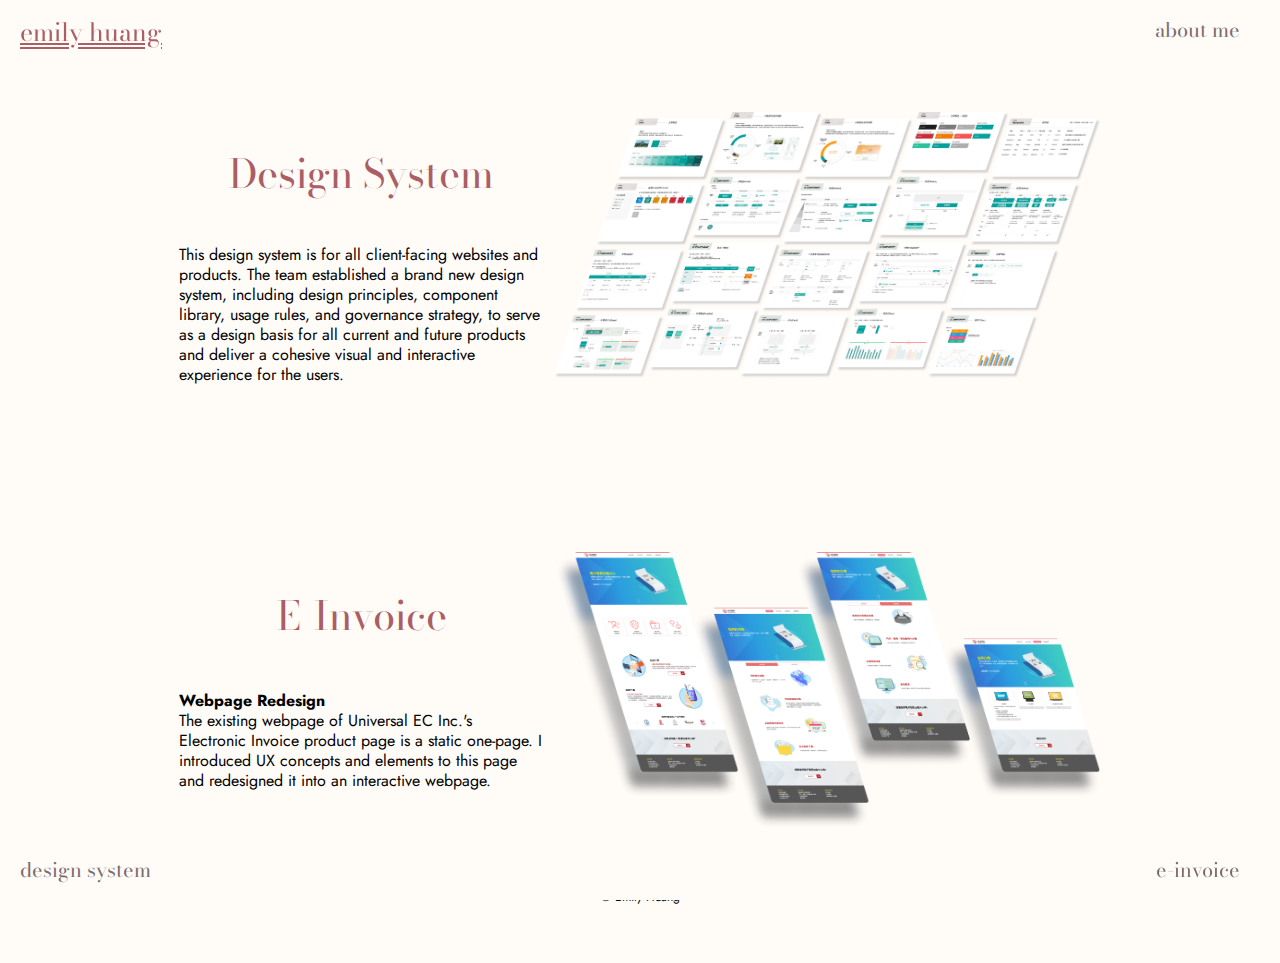
<file: index.html>
<!DOCTYPE html>
<html lang="en">
    <head>
        <meta http-equiv="Content-Type" content="text/html; charset=utf-8">
        <meta name="viewport" content="width=device-width, initial-scale=1.0">
        <link rel="icon" href="img/favicon.png">
        <link rel="stylesheet" href="css/html5reset.css">
        <link rel="stylesheet" href="css/style.css">
        <link rel="preconnect" href="https://fonts.gstatic.com" crossorigin>
        <link href="https://fonts.googleapis.com/css2?family=Bodoni+Moda:opsz,wght@6..96,400;6..96,500;6..96,600;6..96,700;6..96,800&family=Jost:wght@200;300;400;500;600;700;800&display=swap" rel="stylesheet">
        <link rel="stylesheet" href="css/hamburgers.css">
        <title>Emily Huang</title>
    </head>
    <body>
        <div class="skip"><a href="#main-home">Skip to Main Content</a></div>
        <header>
            <h1><a href="index.html" id="name" class="active">Emily Huang</a></h1>
            <nav>
                <ul id="full-nav">
                    <li><a href="about.html">About Me</a></li>
                    <li><a href="designsystem.html">Design System</a></li>
                    <li><a href="einvoice.html">E-Invoice</a></li>
                </ul>
                <div id="nav-mob">
					<div class="hamburger hamburger--collapse" id="hams">
 						<div class="hamburger-box">
      						<div class="hamburger-inner"></div>
    					</div>
 					 </div>
 					 <ul id="hammenu">
                            <li><a href="about.html">About Me</a></li>
                            <li><a href="designsystem.html">Design System</a></li>
                            <li><a href="einvoice.html">E-Invoice</a></li>
						</ul>
					</div>
            </nav>
            
        </header>
        <main id="main-home">
            <section id="ds">
                <a href="designsystem.html">
                    <h1>Design System</h1>
                    <img class="homeimg" src="img/ds.png" alt="Design System">
                    <p>This design system is for all client-facing websites and products. The team established a brand new design system, including design principles, component library, usage rules, and governance strategy, to serve as a design basis for all current and future products and deliver a cohesive visual and interactive experience for the users.</p>
                </a>
            </section>
            <section id="einvoice">
                <a href="einvoice.html">
                    <h1>E-Invoice</h1>
                    <img class="homeimg" src="img/einvoice.png" alt="Electronic Invoice">
                    <p><strong>Webpage Redesign</strong><br>The existing webpage of Universal EC Inc.'s Electronic Invoice product page is a static one-page. I introduced UX concepts and elements to this page and redesigned it into an interactive webpage.</p>
                </a>
            </section>

        </main>
        <footer>
            &copy; Emily Huang
        </footer>
        <script src="script/script.js"></script>
        <!-- Google tag (gtag.js) -->
        <script async src="https://www.googletagmanager.com/gtag/js?id=G-7YRNHPRG4K"></script>
        <script>
        window.dataLayer = window.dataLayer || [];
        function gtag(){dataLayer.push(arguments);}
        gtag('js', new Date());

        gtag('config', 'G-7YRNHPRG4K');
        </script>
    </body>
</html>
</file>
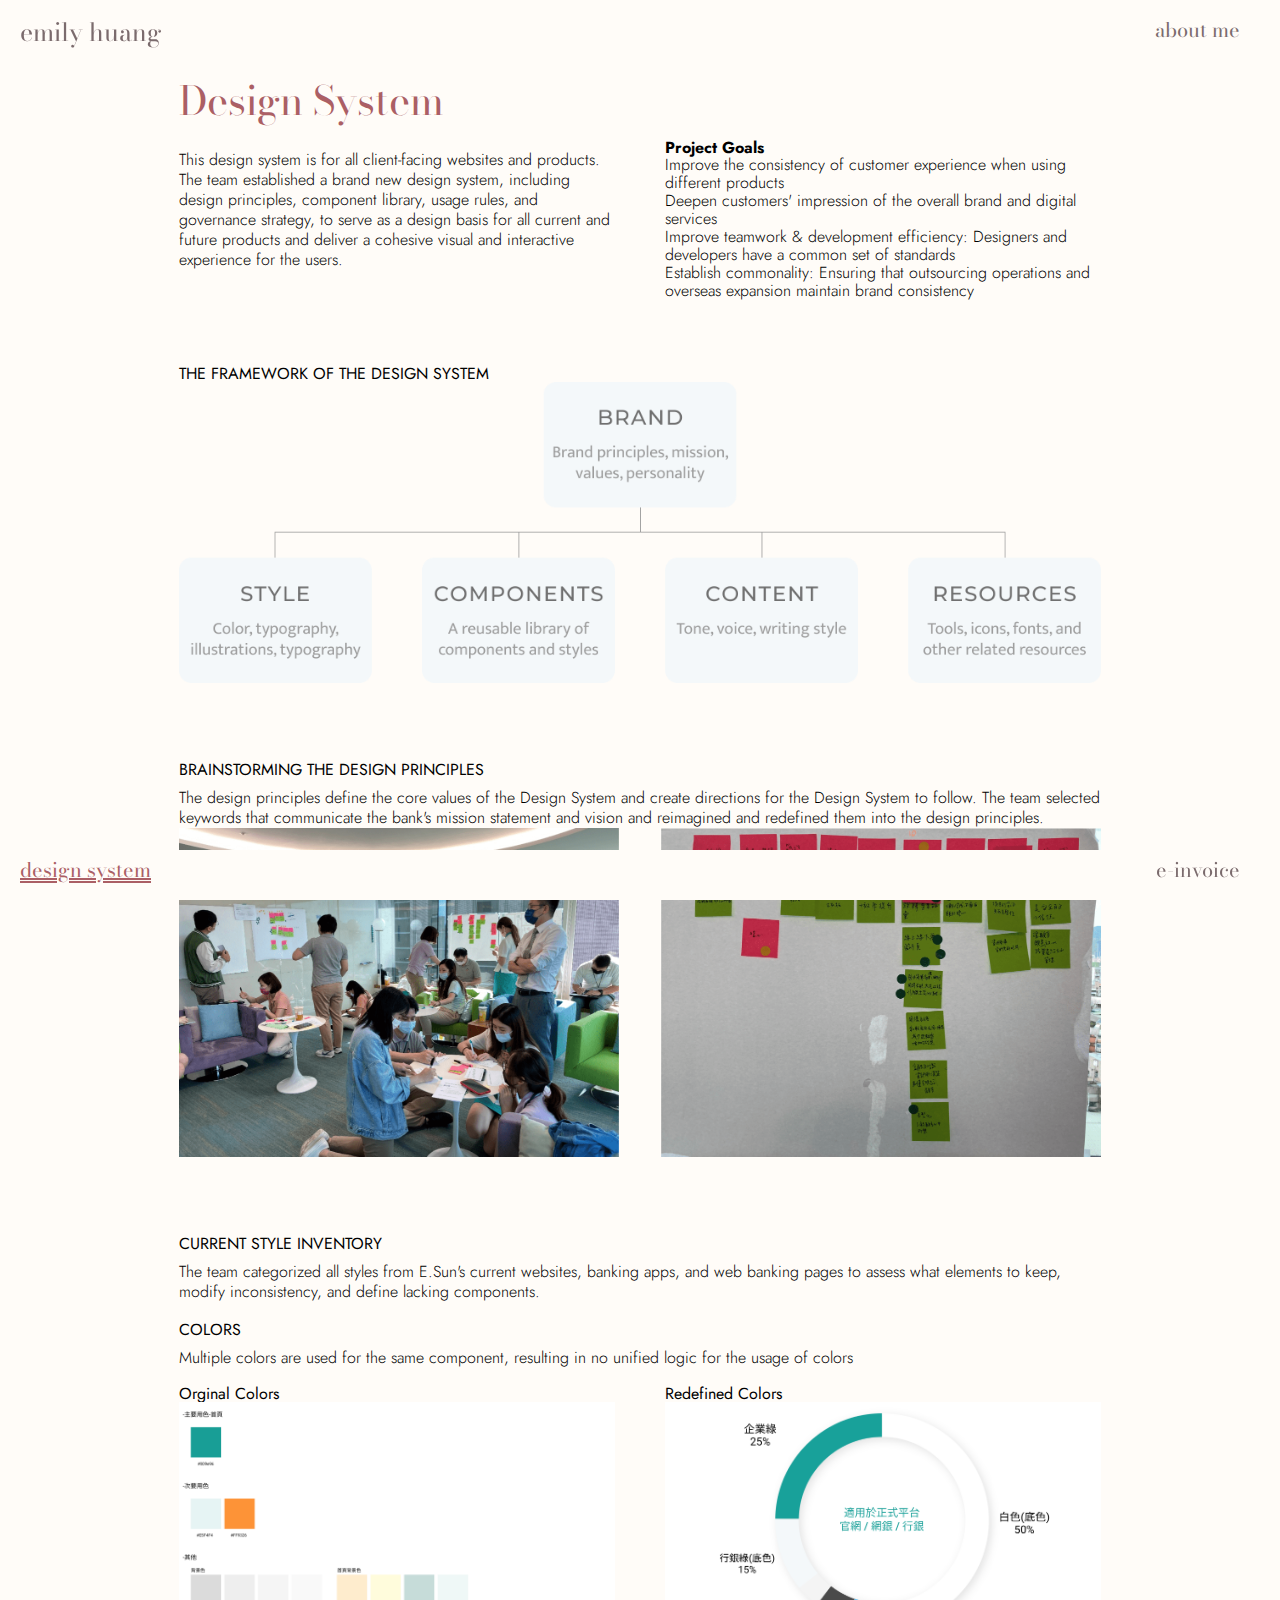
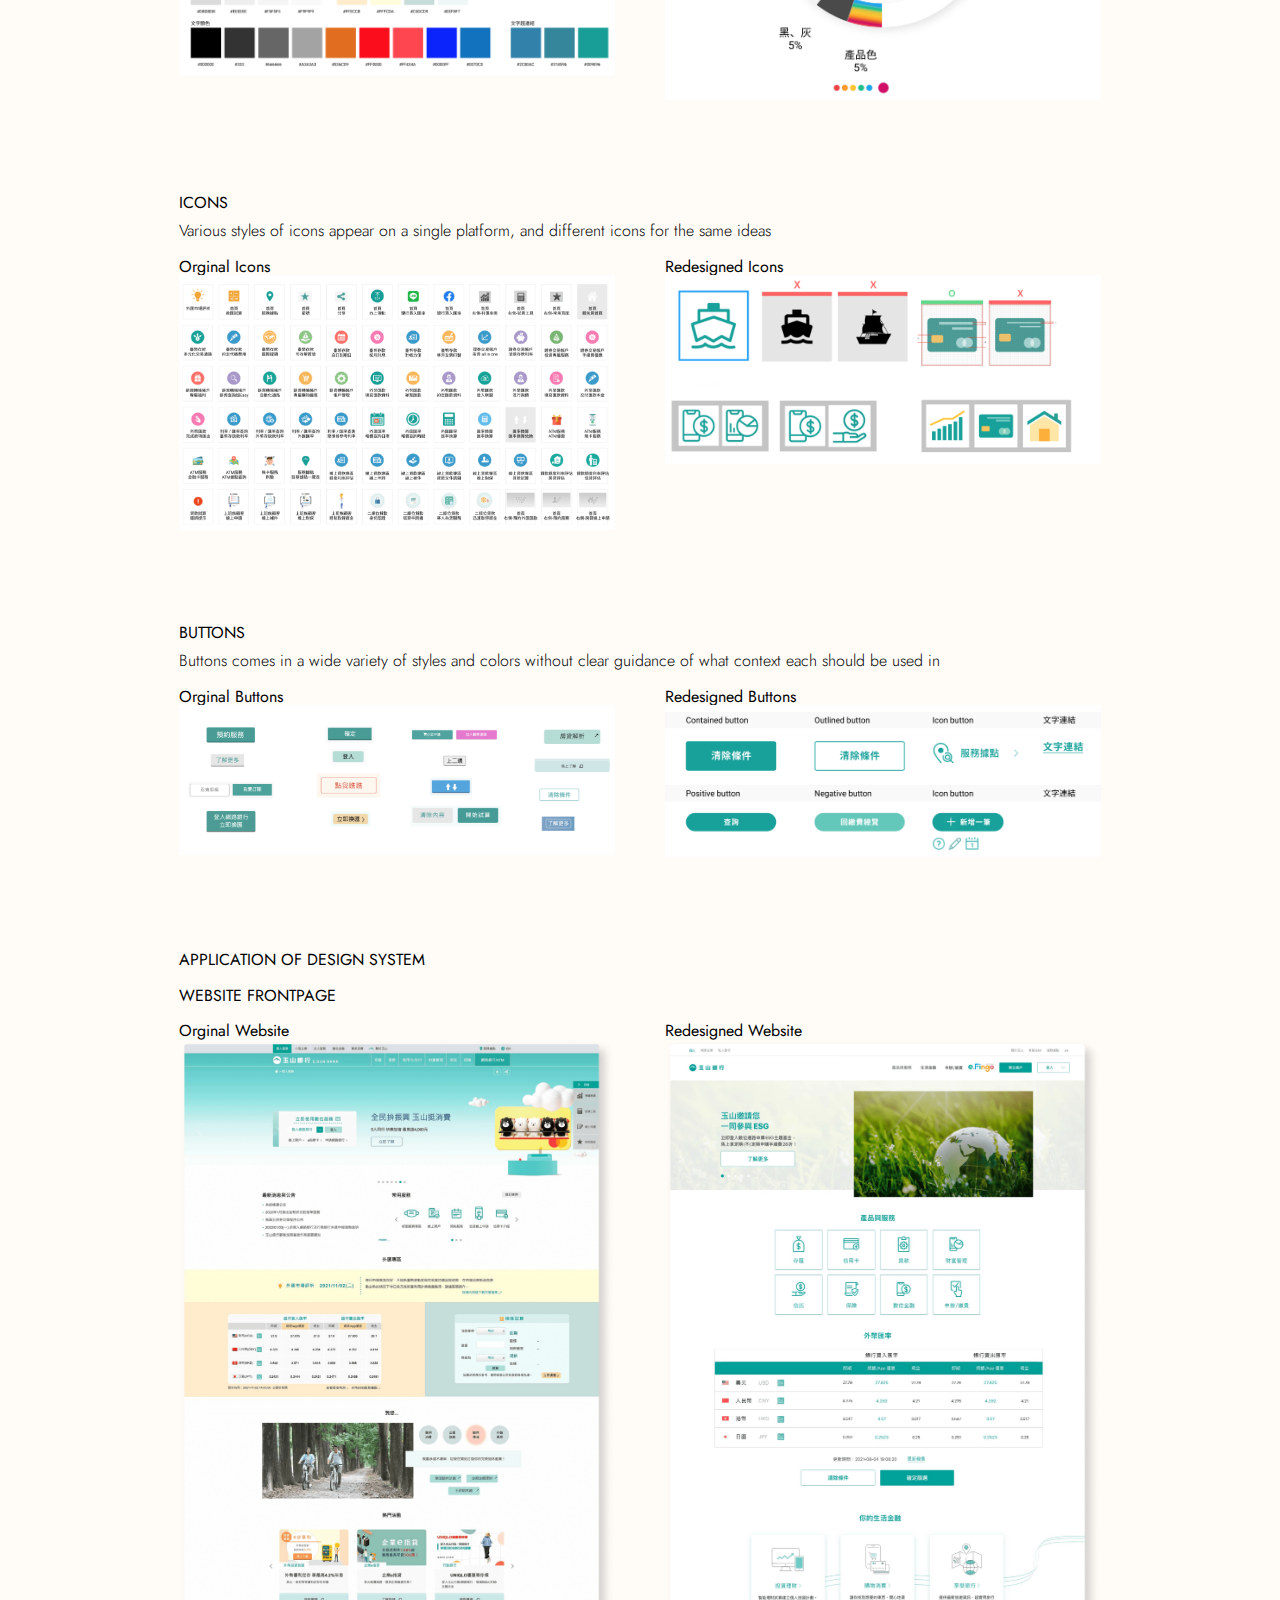
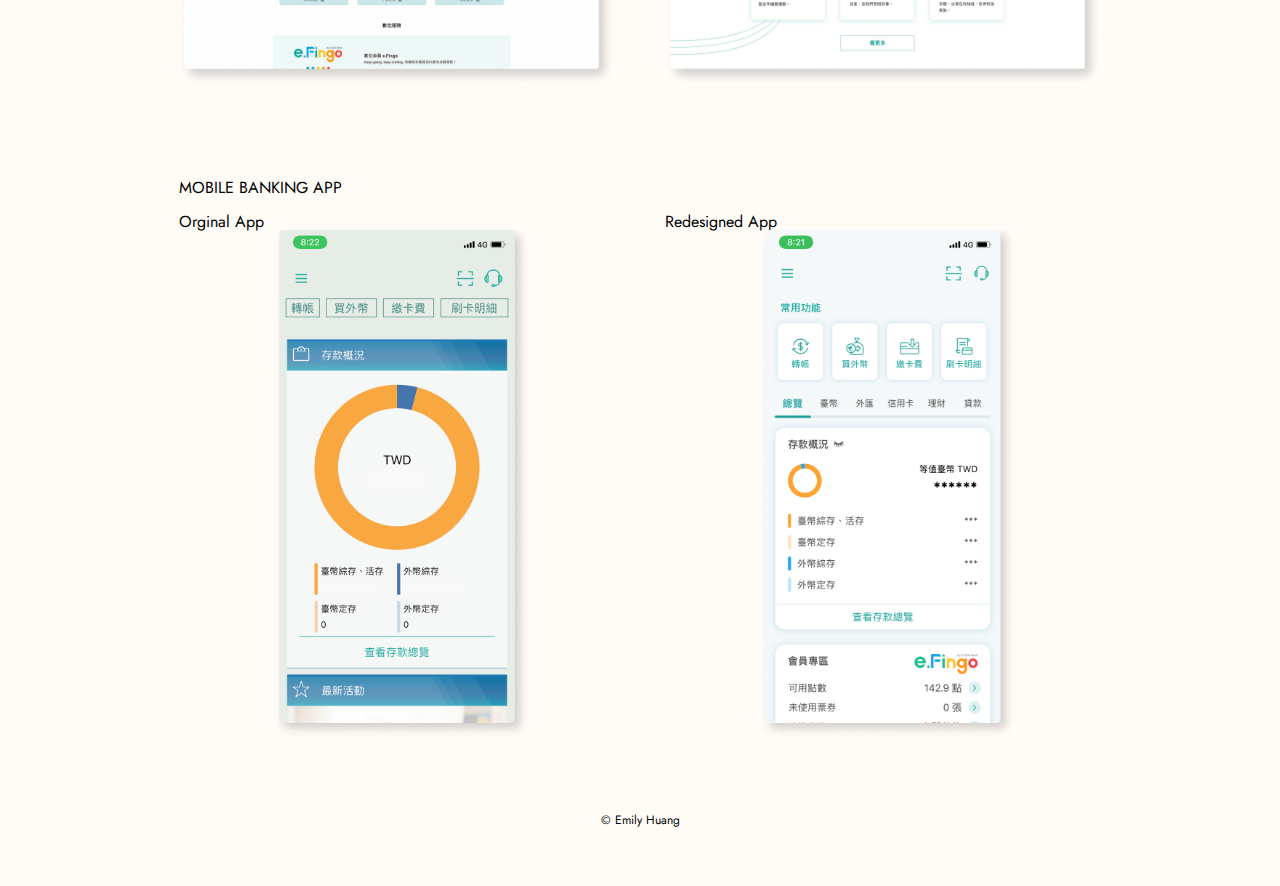
<file: designsystem.html>
<!DOCTYPE html>
<html lang="en">
    <head>
        <meta charset="UTF-8">
        <meta name="viewport" content="width=device-width, initial-scale=1.0">
        <link rel="icon" href="img/favicon.png">
        <link rel="stylesheet" href="css/html5reset.css">
        <link rel="stylesheet" href="css/style.css">
        <link rel="preconnect" href="https://fonts.gstatic.com" crossorigin>
        <link href="https://fonts.googleapis.com/css2?family=Bodoni+Moda:opsz,wght@6..96,400;6..96,500;6..96,600;6..96,700;6..96,800&family=Jost:wght@200;300;400;500;600;700;800&display=swap" rel="stylesheet">
        <link rel="stylesheet" href="css/hamburgers.css">
        <title>Design System</title>

    </head>
    <body>
        <div class="skip"><a href="#main">Skip to Main Content</a></div>
        <header>
            <h1><a href="index.html" id="name">Emily Huang</a></h1>
            <nav>
                <ul id="full-nav">
                    <li><a href="about.html">About Me</a></li>
                    <li><a href="designsystem.html" class="active">Design System</a></li>
                    <li><a href="einvoice.html">E-Invoice</a></li>
                </ul>
                <div id="nav-mob">
					<div class="hamburger hamburger--collapse" id="hams">
 						<div class="hamburger-box">
      						<div class="hamburger-inner"></div>
    					</div>
 					 </div>
 					 <ul id="hammenu">
                            <li><a href="about.html">About Me</a></li>
                            <li><a href="designsystem.html">Design System</a></li>
                            <li><a href="einvoice.html">E-Invoice</a></li>
						</ul>
					</div>
            </nav>
        </header>
        <main id="main">
            <h1>Design System</h1>
            <div id="dsdiv">
            <section>
            <p>This design system is for all client-facing websites and products. The team established a brand new design system, including design principles, component library, usage rules, and governance strategy, to serve as a design basis for all current and future products and deliver a cohesive visual and interactive experience for the users.<br><br></p>

            <div>
            <strong>Project Goals</strong>
            <br>
            <ul>
                <li>Improve the consistency of customer experience when using different products</li>
                <li>Deepen customers' impression of the overall brand and digital services</li>
                <li>Improve teamwork & development efficiency: Designers and developers have a common set of standards</li>
                <li>Establish commonality: Ensuring that outsourcing operations and overseas expansion maintain brand consistency</li>
            </ul>
            </div>
            </section>

            
            <h2>The Framework of the Design System</h2>
			<img src="img/ds-framework.png" alt="Design System Framework">

            <h2>Brainstorming the Design Principles</h2>
			<p>The design principles define the core values of the Design System and create directions for the Design System to follow. The team selected keywords that communicate the bank's mission statement and vision and reimagined and redefined them into the design principles.</p>
			<img src="img/ds-principle.png" alt="Design Principles">

            <h2>Current Style Inventory</h2>
			<p>The team categorized all styles from E.Sun's current websites, banking apps, and web banking pages to assess what elements to keep, modify inconsistency, and define lacking components.</p>
            
            <h2>Colors</h2>
			<p>Multiple colors are used for the same component, resulting in no unified logic for the usage of colors</p>
            <section>
            <div>
            <h3>Orginal Colors</h3>
			<img src="img/ds-colororg.png" alt="Original Colors">
            </div>
            <div>
            <h3>Redefined Colors</h3>
			<img src="img/ds-colornew.png" alt="Redefined Colors">
            </div>
            </section>


            <h2>Icons</h2>
			<p>Various styles of icons appear on a single platform, and different icons for the same ideas</p>
		    <section>
            <div>
            <h3>Orginal Icons</h3>
			<img src="img/ds-iconorg.png" alt="Original Icons">
            </div>
            <div>
			<h3>Redesigned Icons</h3>
			<img src="img/ds-iconnew.png" alt="Redesigned Icons">
            </div>
            </section>


            <h2>Buttons</h2>
			<p>Buttons comes in a wide variety of styles and colors without clear guidance of what context each should be used in</p>
            <section>
            <div>
			<h3>Orginal Buttons</h3>
			<img src="img/ds-buttonorg.png" alt="Original Buttons">
            </div>
            <div>
            <h3>Redesigned Buttons</h3>
			<img src="img/ds-buttonnew.png" alt="Redesigned Buttons">
            </div>
            </section>


            <h2>Application of Design System</h2>
            <h2>Website Frontpage</h2>
            <section>
            <div>
			<h3>Orginal Website</h3>
			<img src="img/ds-weborg.png" alt="Original Website">
            </div>
            <div>
			<h3>Redesigned Website</h3>
			<img src="img/ds-webnew.png" alt="Redesigned Website">
            </div>
            </section>

			<h2>Mobile Banking App</h2>
            <section>
            <div>
			<h3>Orginal App</h3>
			<img src="img/ds-apporg.png" alt="Original App">
            </div>
            <div>
			<h3>Redesigned App</h3>
			<img src="img/ds-appnew.png" alt="Redesigned App">
            </div>
            </section>
            
        </div>
        </main>
        <footer>
            &copy; Emily Huang
        </footer>
        <script src="script/script.js"></script>
        <!-- Google tag (gtag.js) -->
        <script async src="https://www.googletagmanager.com/gtag/js?id=G-7YRNHPRG4K"></script>
        <script>
        window.dataLayer = window.dataLayer || [];
        function gtag(){dataLayer.push(arguments);}
        gtag('js', new Date());

        gtag('config', 'G-7YRNHPRG4K');
        </script>
    </body>
</html>
</file>
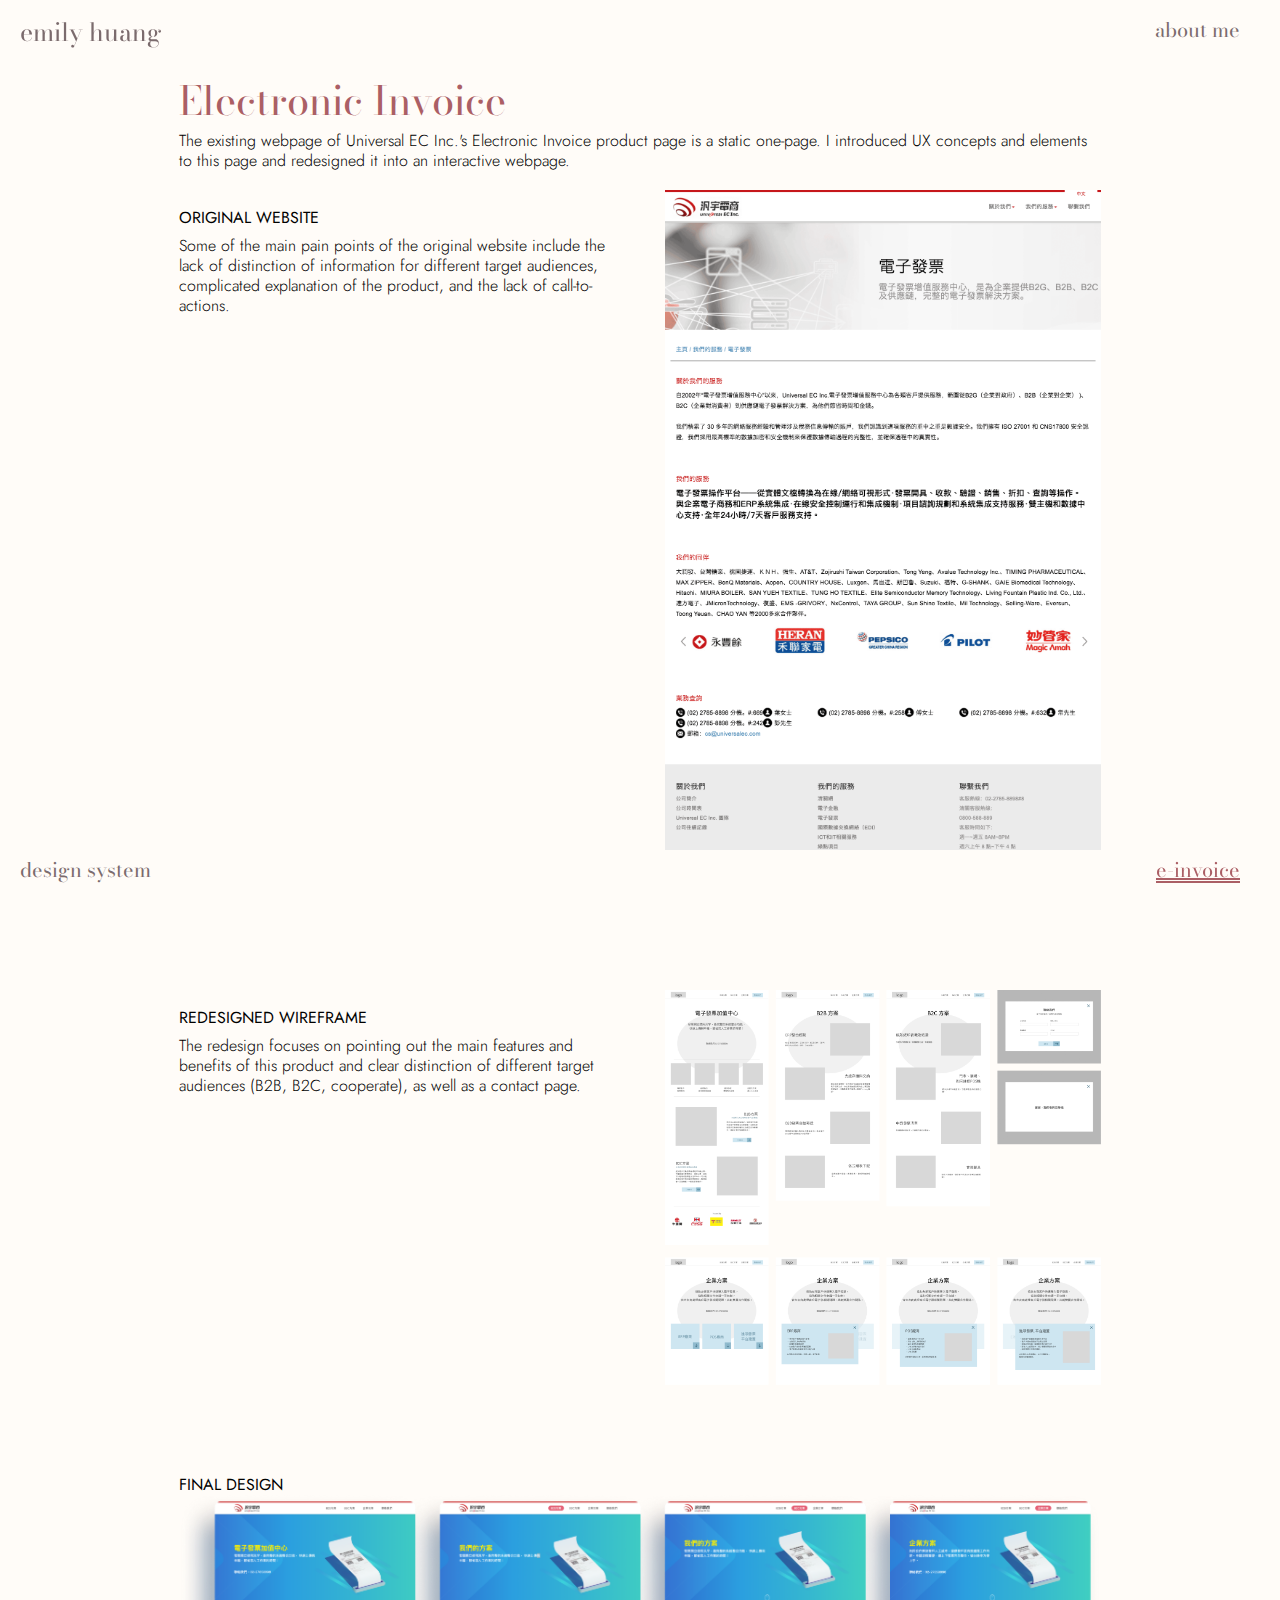
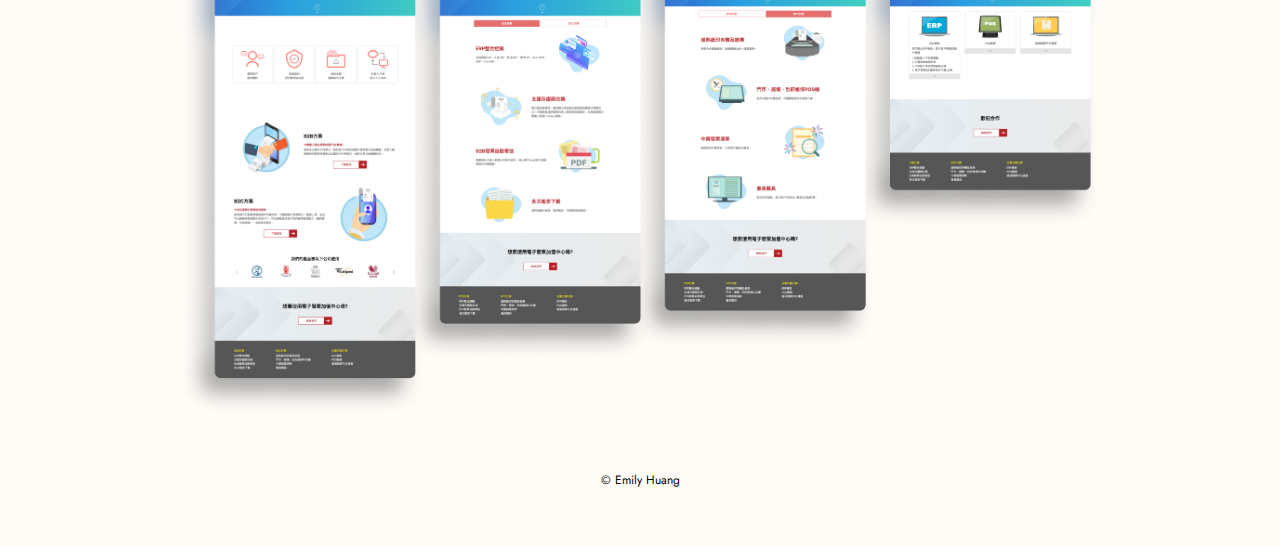
<file: einvoice.html>
<!DOCTYPE html>
<html lang="en">
    <head>
        <meta charset="UTF-8">
        <meta name="viewport" content="width=device-width, initial-scale=1.0">
        <link rel="icon" href="img/favicon.png">
        <link rel="stylesheet" href="css/html5reset.css">
        <link rel="stylesheet" href="css/style.css">
        <link rel="preconnect" href="https://fonts.gstatic.com" crossorigin>
        <link href="https://fonts.googleapis.com/css2?family=Bodoni+Moda:opsz,wght@6..96,400;6..96,500;6..96,600;6..96,700;6..96,800&family=Jost:wght@200;300;400;500;600;700;800&display=swap" rel="stylesheet">
        <link rel="stylesheet" href="css/hamburgers.css">
        <title>E-Invoice</title>
    </head>
    <body>
        <div class="skip"><a href="#main">Skip to Main Content</a></div>
        <header>
            <h1><a href="index.html" id="name">Emily Huang</a></h1>
            <nav>
                <ul id="full-nav">
                    <li><a href="about.html">About Me</a></li>
                    <li><a href="designsystem.html">Design System</a></li>
                    <li><a href="einvoice.html" class="active">E-Invoice</a></li>
                </ul>
                <div id="nav-mob">
					<div class="hamburger hamburger--collapse" id="hams">
 						<div class="hamburger-box">
      						<div class="hamburger-inner"></div>
    					</div>
 					 </div>
 					 <ul id="hammenu">
                            <li><a href="about.html">About Me</a></li>
                            <li><a href="designsystem.html">Design System</a></li>
                            <li><a href="einvoice.html">E-Invoice</a></li>
						</ul>
					</div>
            </nav>
        </header>
        <main id="main">
            <h1>Electronic Invoice</h1>
            <div>
            <!-- <h2>Universal EC Inc. | Webpage Resign</h2> -->
            <p>The existing webpage of Universal EC Inc.'s Electronic Invoice product page is a static one-page. I introduced UX concepts and elements to this page and redesigned it into an interactive webpage.</p>
            
            <section>
            <div>
            <h2>Original Website</h2>
			<p>Some of the main pain points of the original website include the lack of distinction of information for different target audiences, complicated explanation of the product, and the lack of call-to-actions.</p>
            </div>
			<img src="img/einvoice-org.png" alt="Orignal Website">
            </section>

            <section>
            <div>
            <h2>Redesigned Wireframe</h2>
			<p>The redesign focuses on pointing out the main features and benefits of this product and clear distinction of different target audiences (B2B, B2C, cooperate), as well as a contact page.</p>
            </div>
			<img src="img/einvoice-wireframe.png" alt="Wireframe">
            </section>

            <h2>Final Design</h2>
			<img src="img/einvoice-design.png" alt="Electronic Invoice">
            </div>
        </main>
        <footer>
            &copy; Emily Huang
        </footer>
        <script src="script/script.js"></script>
        <!-- Google tag (gtag.js) -->
        <script async src="https://www.googletagmanager.com/gtag/js?id=G-7YRNHPRG4K"></script>
        <script>
        window.dataLayer = window.dataLayer || [];
        function gtag(){dataLayer.push(arguments);}
        gtag('js', new Date());

        gtag('config', 'G-7YRNHPRG4K');
        </script>
    </body>
</html>
</file>
<file: css/style.css>
body, html {
	font-family: "Jost", sans-serif;
	cursor: default;
	margin: 0;
	height: 100%;
	scroll-behavior: smooth;
	scroll-snap-type: y mandatory;
	-ms-overflow-style: none;
	scrollbar-width: none;
	background-color: #FFFCF8;
	display: grid;
}

::-moz-selection {
	background-color: rgba(177, 236, 251, .5);
}

::selection {
	background-color: rgba(177, 236, 251, .5);
}

a {
	text-decoration: none;
	color: #000;
}

strong {
	font-weight: bold;
}

/* #name:hover, #name:focus, #nav-mob ul a:hover, #nav-mob ul a:focus, #full-nav li a:hover, #full-nav li a:focus {
	color: #AB5F65;
} */

nav a {
	color: #7B6B6D;
}

#name:hover, #name:focus, nav a:hover, nav a:focus, #nav-mob ul a:hover, #nav-mob ul a:focus {
	color: #AB5F65;
}

#name {
	top: 20px;
	left: 20px;
	position: fixed;
	text-transform: lowercase;
	color: #7B6B6D;
	font-size: 25px;
	font-family: 'Bodoni Moda', serif;
	z-index: 1;
}

#full-nav {
	display: none;
}

#nav-mob ul {
	list-style: none;
	margin: 0;
	padding: 100px 0;
	font-size: 20px;
	color: #232323;
	line-height: 45px;
	text-align: center;
	/*! margin-left: 40px; */
	background-color: rgba(209, 179, 171, 0.85);
	backdrop-filter: blur(2px);
	top: 0;
}

#nav-mob ul a {
	font-family: 'Bodoni Moda', serif;
	font-size: 20px;
	color: #524747;
	text-transform: lowercase;
}

#hammenu {
	/*display: none;*/
	width: 0;
	height: 100vh;
	right: 0;
	position: fixed;
	transition: 0.5s;
}


#about-mob {
	line-height: 90px;
	/*! margin-top: 100px; */
}

#nav-mob ul {
	font-size: 16px;
}

a.active {
	color: #3998CA;
}

footer {
	font-size: 12px;
	text-align: center;
	/*! z-index: 1; */
	padding-bottom: 60px;
}

p {
	font-size: 16px;
	line-height: 20px;
}

/* Skip to Main Function*/
.skip a {
    position: absolute;
    z-index: 1;
    top: -40px;
}

.skip a:focus {
    top: 0;
} 

/*
main {
	display: flex;
	flex-flow: column wrap;
	justify-content: space-around;
}*/

main section {
	box-sizing: border-box;
	width: 100%;
	padding: 5%;
}

/*index*/
#main-home img {
	width: 90%;
	height: auto;
	/*! border: .25px solid lightgray; */
	margin: 10px auto;
	display: block;
	/*! padding: 10px; */
	-webkit-transition: 1s ease;
	-moz-transition: 1s ease;
	transition: 1s ease;
	animation: fadeIn 2s;
}

@keyframes fadeIn {
  0% { opacity: 0; }
  100% { opacity: 1; }
}

#main-home img:hover {
	box-shadow: 30px 30px 60px rgba(94, 94, 94, .5);
}

#ds {
	margin-top: 15%;
}

main h1 {
	color: #AB5F65;
	font-size: 20px;
	font-family: 'Bodoni Moda', serif;
}

/*design system*/
#main {
	display: flex;
	flex-flow: column wrap;
	/*! justify-content: space-around; */
	padding: 5%;
}

#main img {
  box-sizing: border-box;
	width: 100%;
	/*! padding-top: 2.5%; */
	padding-bottom: 6%;
}

#main h1:first-of-type {
	margin-top: 18%;
}

#main h2 {
	text-transform: uppercase;
	padding-top: 20px;
}

#main p {
	font-weight: 300;
	padding-top: 10px;
}

#main li {
	line-height: 18px;
	font-weight: 300;
}

#main li span {
	font-style: italic;
}

#about {
	background-image:  url("../img/bg.png");
}

form {
	font-weight: 300;
	padding: 5% 0;
}

form input, form textarea {
	border: none;
	border-bottom: 2px solid #AB5F65;
	width: 60%;
	padding:10px;
	margin-top: 5px;
	background: none;
  }

@media screen and (prefers-reduced-motion: reduce){
  #main-home img {
    animation: none;
  }
}

@media all and (min-width: 768px){
	body {
		grid-template-columns: 10% 1fr 10%;
		grid-template-rows: 0 1fr 1%;
	}
	main {
		grid-column: 2 / span 1;
		grid-row: 2 / span 1;
	}

	footer {
		grid-column: 2 / span 1;
		grid-row: 3 / span 1;
		align-self: end;
	}

	#main h1:first-of-type {
		margin-top: 10%;
	}

	#aboutme {
		display: grid;
		grid-template-columns: 2fr 3fr;
		grid-template-rows: 1fr 1fr 1.2fr;
		column-gap: 50px;
	}

	#about {
		grid-column: 2 / span 1;
		grid-row: 1 / span 1;
	}

	#aboutme img {
		grid-column: 1 / span 1;
		grid-row: 1 / span 2;
		padding: 0;
		align-self: center;
	}

	#aboutme form {
		grid-column: 1 / span 2;
		justify-self: center;
	}
}

@media all and (min-width: 992px){
	/* body {
		grid-template-columns: 10% 1fr 10%;
		grid-template-rows: 0 1fr 1%;
	} */
	
	header {
		grid-row: 1 / span 1;
	}

	#nav-mob {
		display: none;
	}
	
	#full-nav {
		display: block;
	}
	
	#full-nav li {
		display: inline-block;
		margin-right: 20px;
	}
	
	#full-nav li a {
		font-family: 'Bodoni Moda', serif;
		font-size: 20px;
  		/*color: #524747;*/
		text-transform: lowercase;
	}
	
	#full-nav li:first-of-type {
   		position: fixed;
		right: 20px;
		/*top: 20px;*/
		padding-top: 20px;
		background-color: #FFFCF8;
		width:100vw;
		height: 40px;
		text-align: right;
	}
	
	#full-nav li:nth-of-type(2) {
    	position: fixed;
		left: 20px;
		bottom: 0;
		background-color: #FFFCF8;
		width:100vw;
		height: 40px;
		padding-top: 10px; 
	}
	
	#full-nav li:last-of-type {
    	position: fixed;
		right: 20px;
		bottom: 20px;
	}

	/* main {
		grid-column: 2 / span 1;
		grid-row: 2 / span 1;
	}

	footer {
		grid-column: 2 / span 1;
		grid-row: 3 / span 1;
		align-self: end;
	} */

	main section {
		padding-top: 10%;
	}

	#main-home section a {
		display: grid;
		grid-template-columns: 2fr 3fr;
		grid-template-rows: 1fr 1fr;
		column-gap: 10px;
	}
	
	#main-home section a h1 {
		grid-column: 1 / span 1;
		font-size: 40px;
		justify-self: center;
		align-self: center;
	}

	#main-home section a img {
		grid-column: 2 / span 1;
		grid-row: 1 / span 2;
	}

	#ds {
		margin-top: 0;
	}

	#main {
 		/*padding-left: 12%;
		padding-right: 12%; */
		/* width: 70%;
		margin: auto; */
		padding-bottom: 0%;
	}
	
	#main-home img {
		width: 100%;
		align-self: center;
	}
	
	#main h1:first-of-type {
		margin-top: 30px;
		font-size: 40px;
 	}

	/* #aboutme {
		display: grid;
		grid-template-columns: 1fr 2fr;
		grid-template-rows: 1fr 1fr 2fr;
		column-gap: 50px;
	}

	#about {
		grid-column: 2 / span 1;
		grid-row: 1 / span 1;
	}

	#aboutme img {
		grid-column: 1 / span 1;
		grid-row: 1 / span 3;
	} */

	main>div>section {
		display: grid;
		grid-template-columns: 1fr 1fr;
		/*! grid-template-rows: 1fr 1fr 2fr; */
		column-gap: 50px;
		padding: 2% 0 5% 0;
	}

	.active {
		color: #AB5F65 !important;
		text-decoration-line: underline;
		text-decoration-style: double;
	}

}
/*
.homeimg {
	max-width: 100%;
	height: auto;
	box-shadow: 30px 30px 60px rgba(94, 94, 94, .5);
	-webkit-transition: 1s ease;
	-moz-transition: 1s ease;
	transition: 1s ease;
}*/

/* a {
  color: blue;
  text-decoration: none;
}

a:visited {
  color: purple;
}

a:hover {
	text-decoration: underline;
}

a:active {
  border: 1px solid black;
}  */
</file>
<file: css/hamburgers.css>
/*!
 * Hamburgers
 * @description Tasty CSS-animated hamburgers
 * @author Jonathan Suh @jonsuh
 * @site https://jonsuh.com/hamburgers
 * @link https://github.com/jonsuh/hamburgers
 */
.hamburger {
  padding: 4.5% 3.5%;
  display: inline-block;
  cursor: pointer;
  transition-property: opacity, filter;
  transition-duration: 0.15s;
  transition-timing-function: linear;
  font: inherit;
  color: inherit;
  text-transform: none;
  background-color: transparent;
  border: 0;
  margin: 0;
  overflow: visible; 
 /* float: right;*/
 position: fixed;
right: 0;
z-index: 1000;
}

  .hamburger.is-active .hamburger-inner,
  .hamburger.is-active .hamburger-inner::before,
  .hamburger.is-active .hamburger-inner::after {
    background-color: #524747; }

.hamburger-box {
  width: 40px;
  height: 24px;
  display: inline-block;
  position: relative; }



.hamburger-inner {
  display: block;
  top: 50%;
  margin-top: -2px; }
  .hamburger-inner, .hamburger-inner::before, .hamburger-inner::after {
    width: 26px;
    height: 2px;
    background-color: #7B6B6D;
    border-radius: 4px;
    position: absolute;
    transition-property: transform;
    transition-duration: 0.15s;
    transition-timing-function: ease; }
  .hamburger-inner::before, .hamburger-inner::after {
    content: "";
    display: block; }
  .hamburger-inner::before {
    top: -10px; }
  .hamburger-inner::after {
    bottom: -10px; }
.hamburger-inner:hover, .hamburger-inner:hover::before, .hamburger-inner:hover::after  {
background-color: #AB5F65;
}
  .hamburger.is-active .hamburger-inner:hover,
  .hamburger.is-active .hamburger-inner:hover::before,
  .hamburger.is-active .hamburger-inner:hover::after {
    background-color: #AB5F65; }

.proj .hamburger-inner , .proj .hamburger-inner::before, .proj .hamburger-inner::after {
    background-color: #fff; }


/*
   * Collapse
   */
.hamburger--collapse .hamburger-inner {
  top: auto;
  bottom: 0;
  transition-duration: 0.13s;
  transition-delay: 0.13s;
  transition-timing-function: cubic-bezier(0.55, 0.055, 0.675, 0.19); }
  .hamburger--collapse .hamburger-inner::after {
    top: -20px;
    transition: top 0.2s 0.2s cubic-bezier(0.33333, 0.66667, 0.66667, 1), opacity 0.1s linear; }
  .hamburger--collapse .hamburger-inner::before {
    transition: top 0.12s 0.2s cubic-bezier(0.33333, 0.66667, 0.66667, 1), transform 0.13s cubic-bezier(0.55, 0.055, 0.675, 0.19); }

.hamburger--collapse.is-active .hamburger-inner {
  transform: translate3d(0, -10px, 0) rotate(-45deg);
  transition-delay: 0.22s;
  transition-timing-function: cubic-bezier(0.215, 0.61, 0.355, 1); }
  .hamburger--collapse.is-active .hamburger-inner::after {
    top: 0;
    opacity: 0;
    transition: top 0.2s cubic-bezier(0.33333, 0, 0.66667, 0.33333), opacity 0.1s 0.22s linear; }
  .hamburger--collapse.is-active .hamburger-inner::before {
    top: 0;
    transform: rotate(-90deg);
    transition: top 0.1s 0.16s cubic-bezier(0.33333, 0, 0.66667, 0.33333), transform 0.13s 0.25s cubic-bezier(0.215, 0.61, 0.355, 1); }
</file>
